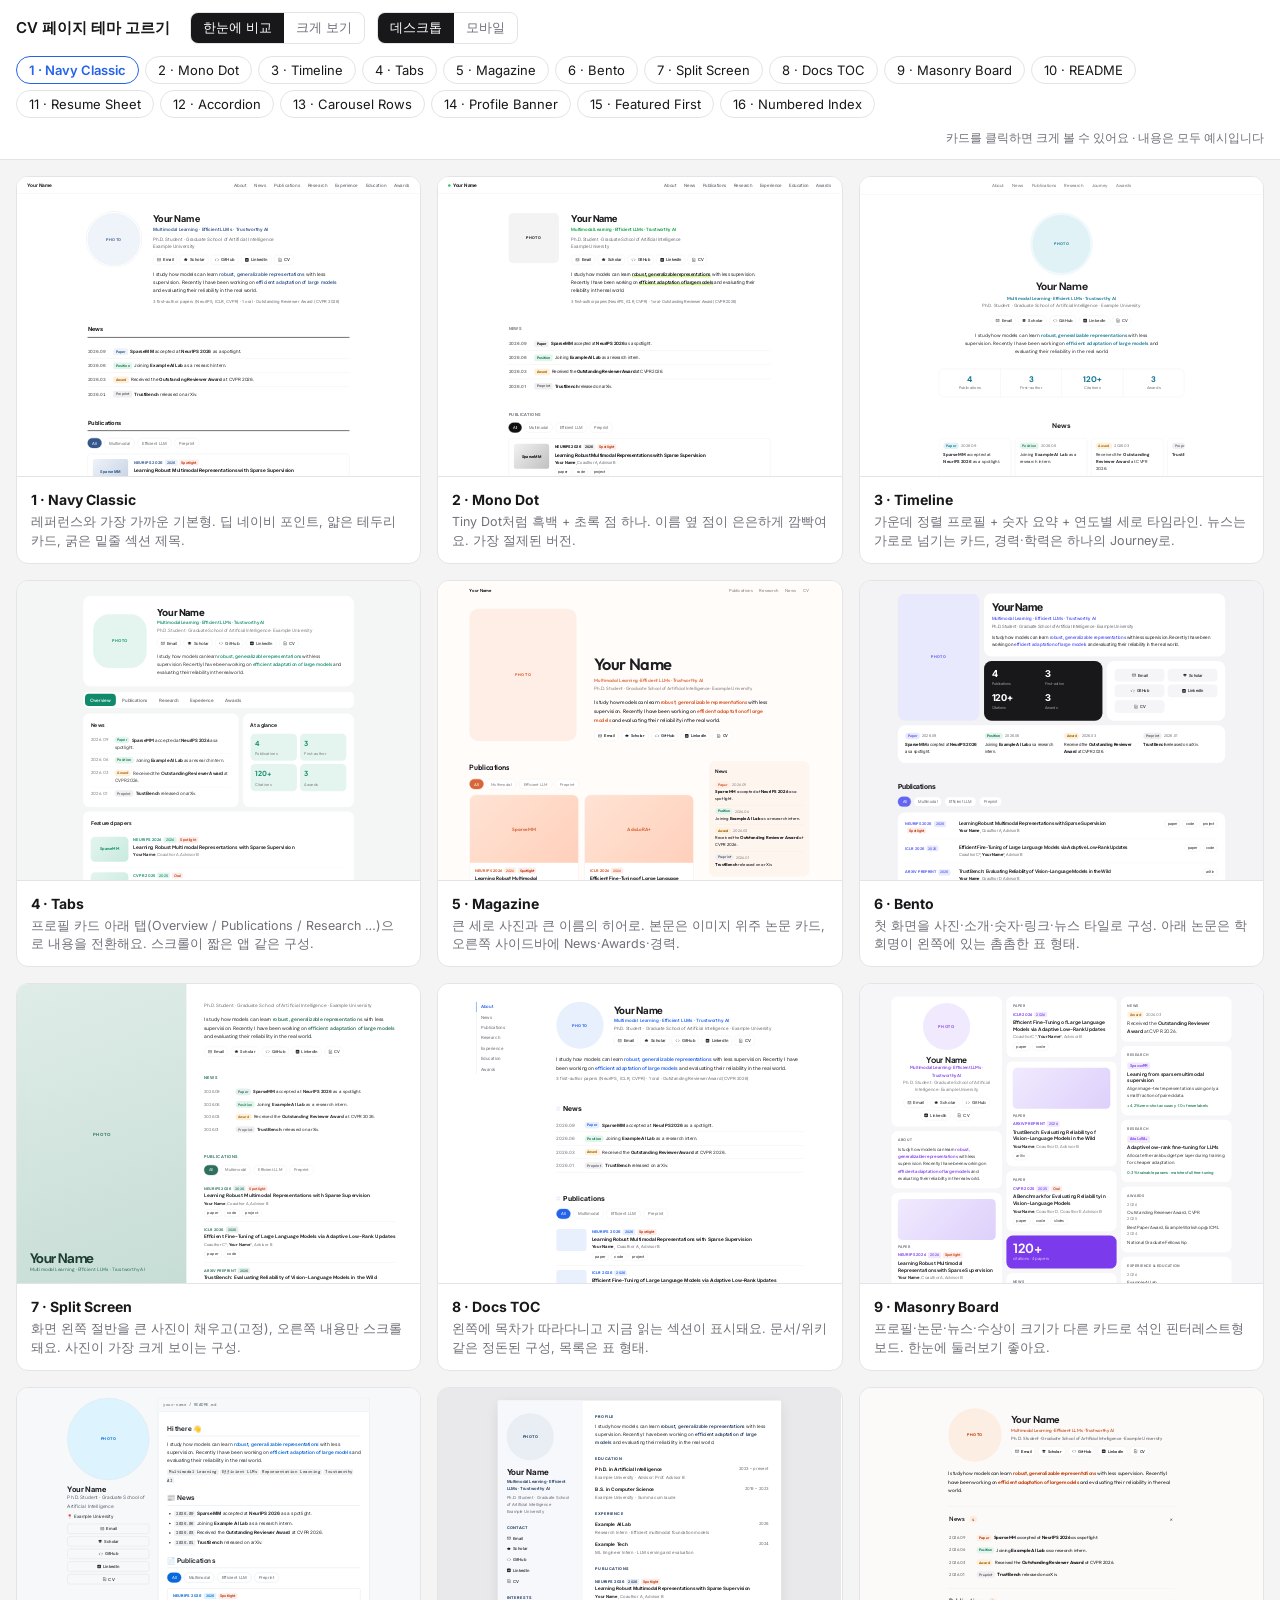
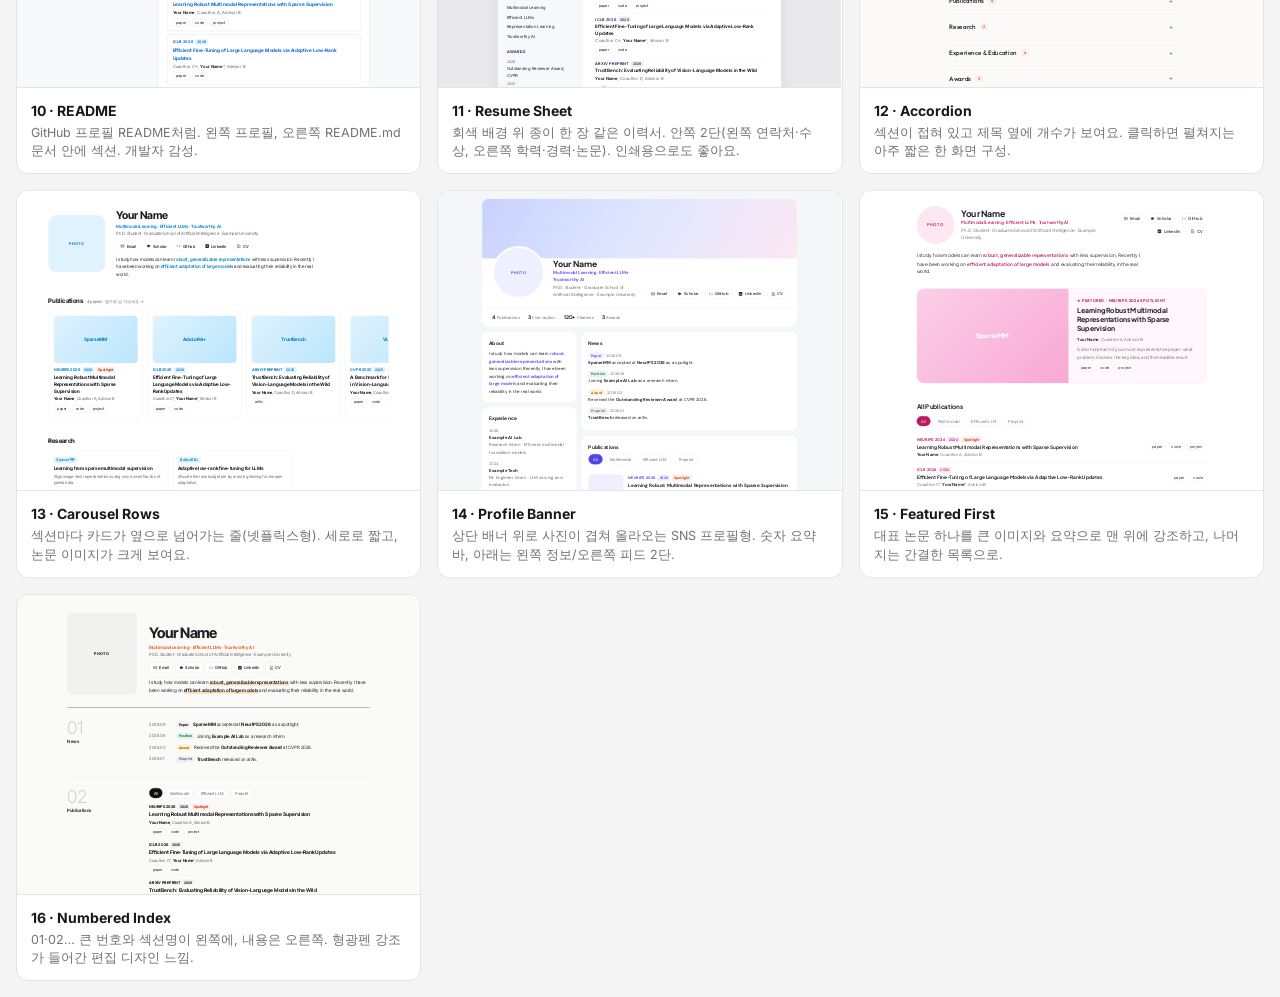
<file: theme-samples/index.html>
<!doctype html>
<html lang="ko">
<head>
<meta charset="utf-8">
<meta name="viewport" content="width=device-width, initial-scale=1">
<title>Theme Picker</title>
<link rel="preconnect" href="https://fonts.googleapis.com">
<link href="https://fonts.googleapis.com/css2?family=Inter:wght@400;500;600;700&display=swap" rel="stylesheet">
<style>
  :root {
    --bg: #f4f4f5; --panel: #ffffff; --text: #18181b; --muted: #71717a;
    --line: #e4e4e7; --accent: #2563eb;
  }
  * { box-sizing: border-box; }
  body { margin: 0; background: var(--bg); color: var(--text); font-family: Inter, system-ui, sans-serif; }
  header {
    position: sticky; top: 0; z-index: 10; background: var(--panel);
    border-bottom: 1px solid var(--line); padding: 12px 16px;
    display: flex; flex-wrap: wrap; gap: 12px; align-items: center;
  }
  header h1 { font-size: 15px; margin: 0 8px 0 0; font-weight: 600; }
  .seg { display: inline-flex; border: 1px solid var(--line); border-radius: 8px; overflow: hidden; }
  .seg button { border: 0; background: transparent; padding: 6px 12px; font: inherit; font-size: 13px; cursor: pointer; color: var(--muted); }
  .seg button.on { background: var(--text); color: #fff; }
  .tabs { display: flex; flex-wrap: wrap; gap: 6px; }
  .tabs button {
    border: 1px solid var(--line); background: var(--panel); border-radius: 999px;
    padding: 5px 12px; font: inherit; font-size: 13px; cursor: pointer; color: var(--text);
  }
  .tabs button.on { border-color: var(--accent); color: var(--accent); font-weight: 600; }
  .hint { font-size: 12px; color: var(--muted); margin-left: auto; }

  main { padding: 16px; }
  .grid { display: grid; grid-template-columns: repeat(auto-fill, minmax(360px, 1fr)); gap: 16px; }
  .card { background: var(--panel); border: 1px solid var(--line); border-radius: 12px; overflow: hidden; cursor: pointer; transition: box-shadow .15s, transform .15s; }
  .card:hover { box-shadow: 0 8px 24px rgba(0,0,0,.08); transform: translateY(-2px); }
  .thumb { position: relative; height: 300px; overflow: hidden; border-bottom: 1px solid var(--line); }
  .thumb iframe { position: absolute; top: 0; left: 0; width: 1280px; height: 960px; border: 0; transform-origin: 0 0; pointer-events: none; }
  .meta { padding: 12px 14px; }
  .meta b { font-size: 14px; }
  .meta p { margin: 4px 0 0; font-size: 12.5px; color: var(--muted); line-height: 1.5; }
  .full { background: var(--panel); border: 1px solid var(--line); border-radius: 12px; overflow: hidden; }
  .full .bar { padding: 10px 14px; border-bottom: 1px solid var(--line); font-size: 13px; color: var(--muted); }
  .full .bar b { color: var(--text); }
  .full iframe { width: 100%; height: calc(100vh - 150px); border: 0; display: block; }
  .full.mobile iframe { width: 390px; margin: 0 auto; border-left: 1px solid var(--line); border-right: 1px solid var(--line); }
</style>
</head>
<body>
<header>
  <h1>CV 페이지 테마 고르기</h1>
  <div class="seg" id="mode">
    <button data-mode="grid" class="on">한눈에 비교</button>
    <button data-mode="full">크게 보기</button>
  </div>
  <div class="seg" id="device" hidden>
    <button data-dev="desktop" class="on">데스크톱</button>
    <button data-dev="mobile">모바일</button>
  </div>
  <div class="tabs" id="tabs" hidden></div>
  <span class="hint">카드를 클릭하면 크게 볼 수 있어요 · 내용은 모두 예시입니다</span>
</header>
<main id="main"></main>

<script>
/* ---------- 예시 데이터 (나중에 실제 CV로 교체) ---------- */
const D = {
  name: "Your Name",
  keywords: "Multimodal Learning · Efficient LLMs · Trustworthy AI",
  title: "Ph.D. Student · Graduate School of Artificial Intelligence",
  affil: "Example University",
  bio: "I study how models can learn <em>robust, generalizable representations</em> with less supervision. Recently I have been working on <em>efficient adaptation of large models</em> and evaluating their reliability in the real world.",
  stats: "3 first-author papers (NeurIPS, ICLR, CVPR) · 1 oral · Outstanding Reviewer Award (CVPR 2026)",
  links: [["Email","mail"],["Scholar","cap"],["GitHub","code"],["LinkedIn","in"],["CV","doc"]],
  news: [
    ["2026.09", "Paper", "<b>SparseMM</b> accepted at <b>NeurIPS 2026</b> as a spotlight."],
    ["2026.06", "Position", "Joining <b>Example AI Lab</b> as a research intern."],
    ["2026.03", "Award", "Received the <b>Outstanding Reviewer Award</b> at CVPR 2026."],
    ["2026.01", "Preprint", "<b>TrustBench</b> released on arXiv."],
  ],
  interests: ["Multimodal Learning", "Efficient LLMs", "Representation Learning", "Trustworthy AI"],
  topics: ["Multimodal", "Efficient LLM", "Preprint"],
  pubs: [
    { short: "SparseMM", t: "Learning Robust Multimodal Representations with Sparse Supervision", a: "<u>Your Name</u>, Coauthor A, Advisor B", v: "NeurIPS 2026", y: 2026, tag: "Spotlight", topic: "Multimodal", act: ["paper","code","project"] },
    { short: "AdaLoRA+", t: "Efficient Fine-Tuning of Large Language Models via Adaptive Low-Rank Updates", a: "Coauthor C*, <u>Your Name</u>*, Advisor B", v: "ICLR 2026", y: 2026, tag: "", topic: "Efficient LLM", act: ["paper","code"] },
    { short: "TrustBench", t: "TrustBench: Evaluating Reliability of Vision-Language Models in the Wild", a: "<u>Your Name</u>, Coauthor D, Advisor B", v: "arXiv Preprint", y: 2026, tag: "", topic: "Multimodal Preprint", act: ["arXiv"] },
    { short: "VLReliab", t: "A Benchmark for Evaluating Reliability in Vision-Language Models", a: "<u>Your Name</u>, Coauthor D, Coauthor E, Advisor B", v: "CVPR 2025", y: 2025, tag: "Oral", topic: "Multimodal", act: ["paper","code","slides"] },
  ],
  research: [
    ["SparseMM", "Learning from sparse multimodal supervision", "Align image–text representations using only a small fraction of paired data.", "+4.2% zero-shot accuracy · 10× fewer labels"],
    ["AdaLoRA+", "Adaptive low-rank fine-tuning for LLMs", "Allocate the rank budget per layer during training for cheaper adaptation.", "0.3% trainable params · matches full fine-tuning"],
  ],
  exp: [
    ["2026", "Example AI Lab", "Research Intern · Efficient multimodal foundation models"],
    ["2024", "Example Tech", "ML Engineer Intern · LLM serving and evaluation"],
  ],
  edu: [
    ["Example University", "Ph.D. in Artificial Intelligence · 2023 – present · Advisor: Prof. Advisor B"],
    ["Example University", "B.S. in Computer Science · 2019 – 2023 · Summa cum laude"],
  ],
  awards: [
    ["2026", "Outstanding Reviewer Award, CVPR"],
    ["2025", "Best Paper Award, Example Workshop @ ICML"],
    ["2024", "National Graduate Fellowship"],
  ],
};

const FONTS = 'https://fonts.googleapis.com/css2?family=Inter:wght@400;500;600;700&family=Plus+Jakarta+Sans:wght@400;500;600;700;800&family=Outfit:wght@400;500;600;700&family=Inter+Tight:wght@400;500;600;700&family=DM+Sans:opsz,wght@9..40,400;9..40,500;9..40,600;9..40,700&family=DM+Mono:wght@400;500&display=swap';
const ICON = {
  mail: '<path d="M3 6h18v12H3z" fill="none" stroke="currentColor" stroke-width="2"/><path d="M3 7l9 6 9-6" fill="none" stroke="currentColor" stroke-width="2"/>',
  cap: '<path d="M12 4 1 9.5l11 5.5 11-5.5z"/><path d="M5 12.5V17c2 2 12 2 14 0v-4.5l-7 3.5z"/>',
  code: '<path d="M8 6 2 12l6 6M16 6l6 6-6 6" fill="none" stroke="currentColor" stroke-width="2.2"/>',
  in: '<rect x="2" y="2" width="20" height="20" rx="4"/><path d="M7 10v7M7 7v.01M11 17v-7M11 13c0-2 1.2-3 2.8-3S16.5 11 16.5 13v4" stroke="#fff" stroke-width="2" fill="none"/>',
  doc: '<path d="M6 2h9l5 5v15H6z" fill="none" stroke="currentColor" stroke-width="2"/><path d="M9 12h7M9 16h7" stroke="currentColor" stroke-width="2"/>',
};
const icon = k => `<svg viewBox="0 0 24 24" fill="currentColor">${ICON[k]}</svg>`;
const me = s => s.replace(/<u>(.*?)<\/u>/g, "<strong>$1</strong>");

/*
 * 공통 구조(레퍼런스와 같은 정보 구성) + 테마별 개성(c):
 *  accent/soft 색, font, radius, card: "line"(테두리) | "fill"(채운 박스),
 *  photo: 사진 크기·모양, layout: "top"(상단 nav) | "side"(왼쪽 고정 프로필),
 *  bg, title: 섹션 제목 스타일, extra: 추가 CSS
 */
function build(c) {
  const R = c.radius;
  const photo = `<div class="pf">PHOTO</div>`;
  const links = `<div class="links">${D.links.map(([l,k])=>`<a href="#">${icon(k)}${l}</a>`).join("")}</div>`;
  const profile = c.layout === "side"
    ? `<aside>${photo}<h1>${D.name}</h1><div class="kw">${D.keywords}</div><div class="sub">${D.title}<br>${D.affil}</div>${links}</aside>`
    : `<section id="about" class="hero">${photo}<div class="info"><h1>${D.name}</h1><div class="kw">${D.keywords}</div><div class="sub">${D.title}<br>${D.affil}</div>${links}<p class="bio">${D.bio}</p><p class="stats">${D.stats}</p></div></section>`;
  const sections = `
    ${c.layout === "side" ? `<section id="about"><p class="bio" style="margin-top:0">${D.bio}</p><p class="stats">${D.stats}</p></section>` : ""}
    <section id="news"><h2>News</h2><ul class="list">${D.news.map(([d,b,t])=>`<li><span class="dt">${d}</span><span><span class="bd bd-${b.toLowerCase()}">${b}</span>${t}</span></li>`).join("")}</ul></section>
    <section id="publications"><h2>Publications</h2>
      <div class="filters"><button class="on" data-f="all">All</button>${D.topics.map(t=>`<button data-f="${t}">${t}</button>`).join("")}</div>
      <div class="pubs">${D.pubs.map(p=>`<div class="card pub" data-topic="${p.topic}"><div class="th">${p.short}</div><div class="pb">
        <div class="ven">${p.v}<span class="yr">${p.y}</span>${p.tag?`<span class="hl">${p.tag}</span>`:""}</div>
        <h3>${p.t}</h3><div class="au">${me(p.a)}</div><div class="act">${p.act.map(a=>`<a href="#">${a}</a>`).join("")}</div></div></div>`).join("")}</div></section>
    <section id="research"><h2>Selected Research</h2><div class="rg">${D.research.map(([tag,h,p,m])=>`<div class="card rc"><span class="rt">${tag}</span><h3>${h}</h3><p>${p}</p><div class="met">${m}</div></div>`).join("")}</div></section>
    <section id="experience"><h2>Experience</h2><ul class="list">${D.exp.map(([y,o,r])=>`<li><span class="dt">${y}</span><span><b>${o}</b><br><span class="mut">${r}</span></span></li>`).join("")}</ul></section>
    <section id="education"><h2>Education</h2>${D.edu.map(([s,d])=>`<div class="edu"><i></i><div><b>${s}</b><div class="mut">${d}</div></div></div>`).join("")}</section>
    <section id="awards"><h2>Awards</h2><ul class="list">${D.awards.map(([y,t])=>`<li><span class="dt">${y}</span><span>${t}</span></li>`).join("")}</ul></section>`;
  const nav = `<nav><span class="brand">${c.brandDot ? '<i class="bdot"></i>' : ""}${D.name}</span>${["About","News","Publications","Research","Experience","Education","Awards"].map(s=>`<a href="#${s.toLowerCase()}">${s}</a>`).join("")}</nav>`;
  const body = c.layout === "side"
    ? `${nav}<div class="side">${profile}<main>${sections}<footer>© 2026 ${D.name}</footer></main></div>`
    : `${nav}<div class="wrap">${profile}${sections}<footer>© 2026 ${D.name}</footer></div>`;

  const card = c.card === "fill"
    ? `background:var(--soft2);border:1px solid transparent;`
    : `background:var(--bg);border:1px solid var(--line);`;
  const css = `
    :root{--ac:${c.accent};--soft:${c.soft};--soft2:${c.soft2 || "#f6f6f7"};--tx:${c.text || "#1f1f23"};--mut:${c.muted || "#6b6b74"};--line:${c.line || "#e7e7ea"};--bg:${c.bg || "#fff"}}
    *{box-sizing:border-box;margin:0;padding:0}
    body{font-family:${c.font};color:var(--tx);background:var(--bg);font-size:15px;line-height:1.7}
    a{color:var(--ac);text-decoration:none}
    nav{position:sticky;top:0;z-index:9;display:flex;align-items:center;gap:24px;height:54px;padding:0 32px;background:color-mix(in srgb,var(--bg) 88%,transparent);backdrop-filter:blur(10px);border-bottom:1px solid var(--line);overflow-x:auto;white-space:nowrap}
    nav .brand{font-weight:700;margin-right:auto;display:flex;align-items:center;gap:8px}
    nav a{color:var(--mut);font-size:14px;font-weight:500}nav a:hover{color:var(--ac)}
    .wrap{max-width:880px;margin:0 auto;padding:0 24px}
    .hero{display:flex;gap:40px;align-items:flex-start;padding:60px 0 8px}
    .pf{width:${c.photo}px;height:${c.photoH || c.photo}px;border-radius:${c.photoR};background:var(--soft);color:var(--ac);opacity:.9;display:grid;place-items:center;font-size:12px;font-weight:700;letter-spacing:.1em;flex-shrink:0;${c.photoX || ""}}
    h1{font-size:30px;font-weight:700;letter-spacing:-.02em;line-height:1.2}
    .kw{color:var(--ac);font-weight:600;font-size:14px;margin-top:6px}
    .sub{color:var(--mut);font-size:14.5px;line-height:1.55;margin-top:6px}
    .links{display:flex;flex-wrap:wrap;gap:8px;margin-top:16px}
    .links a{display:inline-flex;align-items:center;gap:6px;font-size:13px;font-weight:500;color:var(--tx);border:1px solid var(--line);background:var(--bg);border-radius:${c.pill ? "999px" : R};padding:4px 11px;transition:.15s}
    .links a:hover{border-color:var(--ac);color:var(--ac)}.links svg{width:14px;height:14px}
    .bio{margin-top:18px;max-width:600px}.bio em{font-style:normal;color:var(--ac);font-weight:600}
    .stats{margin-top:10px;font-size:13px;color:var(--mut)}
    section{padding-top:56px}
    h2{${c.title}}
    .list{list-style:none}
    .list li{display:flex;gap:18px;padding:10px 0;border-bottom:1px solid var(--line);font-size:14px}
    .list li:last-child{border:0}
    .dt{min-width:64px;color:var(--mut);font-weight:600;font-variant-numeric:tabular-nums;font-size:13.5px;padding-top:1px}
    .bd{display:inline-block;font-size:11px;font-weight:700;border-radius:${c.pill ? "999px" : "4px"};padding:1px 8px;margin-right:7px;vertical-align:1px;background:var(--soft);color:var(--ac)}
    .bd-award{background:#fdf1dc;color:#a8650a}.bd-position{background:#e2f5ec;color:#1e7a55}.bd-preprint{background:#efeff1;color:#6b6b74}
    .mut{color:var(--mut);font-size:13.5px}
    .filters{display:flex;flex-wrap:wrap;gap:8px;margin-bottom:18px}
    .filters button{font:inherit;font-size:13px;border:1px solid var(--line);background:var(--bg);color:var(--mut);border-radius:999px;padding:4px 14px;cursor:pointer;transition:.15s}
    .filters button.on,.filters button:hover{background:var(--ac);border-color:var(--ac);color:#fff}
    .pubs{display:flex;flex-direction:column;gap:14px}
    .card{${card}border-radius:${R};transition:.18s}
    .card:hover{${c.card === "fill" ? "background:var(--soft);" : "box-shadow:0 6px 20px rgba(0,0,0,.06);border-color:var(--soft);"}}
    .pub{display:flex;gap:18px;padding:16px}
    .th{width:112px;height:80px;flex-shrink:0;border-radius:calc(${R} * .7);background:linear-gradient(135deg,var(--soft),color-mix(in srgb,var(--ac) 22%,var(--soft)));display:grid;place-items:center;font-size:12px;font-weight:700;color:var(--ac)}
    .pb{flex:1;min-width:0}
    .ven{font-size:12px;font-weight:700;color:var(--ac);text-transform:uppercase;letter-spacing:.04em}
    .yr,.hl{display:inline-block;font-size:11px;border-radius:4px;padding:0 6px;margin-left:6px;text-transform:none;letter-spacing:0}
    .yr{background:var(--soft);font-weight:600}.hl{background:#fdecec;color:#c2410c}
    .pub h3{font-size:15px;font-weight:700;line-height:1.4;margin:4px 0 2px}
    .au{font-size:13px;color:var(--mut)}.au strong{color:var(--tx)}
    .act{display:flex;gap:6px;margin-top:8px}
    .act a{font-size:12px;color:var(--tx);border:1px solid var(--line);border-radius:${c.pill ? "999px" : "5px"};padding:1px 10px;transition:.15s;background:var(--bg)}
    .act a:hover{background:var(--ac);border-color:var(--ac);color:#fff}
    .rg{display:grid;grid-template-columns:1fr 1fr;gap:14px}
    .rc{padding:18px}
    .rt{display:inline-block;font-family:'DM Mono',monospace;font-size:11.5px;font-weight:500;background:var(--soft);color:var(--ac);border-radius:4px;padding:1px 8px}
    .rc h3{font-size:14.5px;margin:8px 0 4px;line-height:1.4}.rc p{font-size:13px;color:var(--mut)}
    .met{margin-top:10px;font-size:12px;font-weight:600;color:#1e7a55}
    .edu{display:flex;gap:16px;padding:8px 0}.edu i{width:10px;height:10px;border-radius:50%;background:var(--ac);margin-top:7px;flex-shrink:0}
    footer{text-align:center;color:var(--mut);font-size:13px;padding:40px 0;margin-top:56px;border-top:1px solid var(--line)}
    .side{max-width:1120px;margin:0 auto;display:grid;grid-template-columns:280px 1fr;gap:56px;padding:0 24px}
    aside{position:sticky;top:54px;align-self:start;padding-top:48px}
    aside h1{margin-top:20px;font-size:26px}
    @media(max-width:700px){.hero{flex-direction:column;align-items:center;text-align:center}.links{justify-content:center}.th{display:none}.rg{grid-template-columns:1fr}.side{grid-template-columns:1fr;gap:0}aside{position:static}nav{padding:0 16px;gap:16px}}
    ${c.extra || ""}`;
  const js = `<script>document.querySelectorAll('.filters button').forEach(b=>b.onclick=()=>{document.querySelectorAll('.filters button').forEach(x=>x.classList.toggle('on',x===b));const f=b.dataset.f;document.querySelectorAll('.pub').forEach(p=>p.style.display=f==='all'||p.dataset.topic.includes(f)?'':'none')})<\/script>`;
  return `<!doctype html><html><head><meta charset="utf-8"><meta name="viewport" content="width=device-width,initial-scale=1"><link href="${FONTS}" rel="stylesheet"><style>${css}</style></head><body>${body}${js}</body></html>`;
}

const underline = "font-size:18px;font-weight:700;padding-bottom:8px;margin-bottom:22px;border-bottom:2px solid var(--tx)";

/* ---------- 테마 ---------- */
/* ---------- 구조가 다른 테마용 공통 조각 ---------- */
const NUMS = [["4","Publications"],["3","First-author"],["120+","Citations"],["3","Awards"]];
const linksH = () => `<div class="links">${D.links.map(([l,k])=>`<a href="#">${icon(k)}${l}</a>`).join("")}</div>`;
const badge = b => `<span class="bd bd-${b.toLowerCase()}">${b}</span>`;
const venue = p => `<div class="ven">${p.v}<span class="yr">${p.y}</span>${p.tag?`<span class="hl">${p.tag}</span>`:""}</div>`;
const acts = p => `<div class="act">${p.act.map(a=>`<a href="#">${a}</a>`).join("")}</div>`;
const filters = () => `<div class="filters"><button class="on" data-f="all">All</button>${D.topics.map(t=>`<button data-f="${t}">${t}</button>`).join("")}</div>`;
const FILTER_JS = `document.querySelectorAll('.filters button').forEach(b=>b.onclick=()=>{b.parentNode.querySelectorAll('button').forEach(x=>x.classList.toggle('on',x===b));const f=b.dataset.f;document.querySelectorAll('[data-topic]').forEach(p=>p.style.display=f==='all'||p.dataset.topic.includes(f)?'':'none')});`;
const common = v => `
  :root{--ac:${v.ac};--soft:${v.soft};--tx:${v.tx||"#1f1f23"};--mut:${v.mut||"#6b6b74"};--line:${v.line||"#e7e7ea"};--bg:${v.bg||"#fff"};--card:${v.card||"#fff"}}
  *{box-sizing:border-box;margin:0;padding:0}
  body{font-family:${v.font};color:var(--tx);background:var(--bg);font-size:15px;line-height:1.7}
  a{color:var(--ac);text-decoration:none}
  .links{display:flex;flex-wrap:wrap;gap:8px}
  .links a{display:inline-flex;align-items:center;gap:6px;font-size:13px;font-weight:500;color:var(--tx);border:1px solid var(--line);background:var(--card);border-radius:${v.pill?"999px":"8px"};padding:4px 11px;transition:.15s}
  .links a:hover{border-color:var(--ac);color:var(--ac)}.links svg{width:14px;height:14px}
  .bio em{font-style:normal;color:var(--ac);font-weight:600}
  .mut{color:var(--mut);font-size:13.5px}
  .bd{display:inline-block;font-size:11px;font-weight:700;border-radius:999px;padding:1px 8px;margin-right:7px;vertical-align:1px;background:var(--soft);color:var(--ac)}
  .bd-award{background:#fdf1dc;color:#a8650a}.bd-position{background:#e2f5ec;color:#1e7a55}.bd-preprint{background:#efeff1;color:#6b6b74}
  .ven{font-size:12px;font-weight:700;color:var(--ac);text-transform:uppercase;letter-spacing:.04em}
  .yr,.hl{display:inline-block;font-size:11px;border-radius:4px;padding:0 6px;margin-left:6px;text-transform:none;letter-spacing:0}
  .yr{background:var(--soft);font-weight:600}.hl{background:#fdecec;color:#c2410c}
  .au{font-size:13px;color:var(--mut)}.au strong{color:var(--tx)}
  .act{display:flex;flex-wrap:wrap;gap:6px;margin-top:8px}
  .act a{font-size:12px;color:var(--tx);border:1px solid var(--line);border-radius:999px;padding:1px 10px;transition:.15s;background:var(--card)}
  .act a:hover{background:var(--ac);border-color:var(--ac);color:#fff}
  .filters{display:flex;flex-wrap:wrap;gap:8px;margin-bottom:18px}
  .filters button{font:inherit;font-size:13px;border:1px solid var(--line);background:var(--card);color:var(--mut);border-radius:999px;padding:4px 14px;cursor:pointer;transition:.15s}
  .filters button.on,.filters button:hover{background:var(--ac);border-color:var(--ac);color:#fff}
  .rt{display:inline-block;font-family:'DM Mono',monospace;font-size:11.5px;font-weight:500;background:var(--soft);color:var(--ac);border-radius:4px;padding:1px 8px}
  .met{margin-top:10px;font-size:12px;font-weight:600;color:#1e7a55}
  .pf{background:var(--soft);color:var(--ac);display:grid;place-items:center;font-size:12px;font-weight:700;letter-spacing:.1em;flex-shrink:0}`;
const page = (css, body, js = "") => `<!doctype html><html><head><meta charset="utf-8"><meta name="viewport" content="width=device-width,initial-scale=1"><link href="${FONTS}" rel="stylesheet"><style>${css}</style></head><body>${body}<script>${FILTER_JS}${js}<\/script></body></html>`;
const byYear = () => [...new Set(D.pubs.map(p=>p.y))].map(y=>[y, D.pubs.filter(p=>p.y===y)]);

/* A. Timeline — 가운데 정렬 프로필 + 숫자 + 연도별 타임라인 */
const timeline = () => page(common({ ac:"#0e7490", soft:"#e0f2f6", font:"'DM Sans',sans-serif", pill:true }) + `
  .top{display:flex;justify-content:center;gap:26px;padding:16px;font-size:14px;border-bottom:1px solid var(--line);position:sticky;top:0;background:rgba(255,255,255,.9);backdrop-filter:blur(10px);z-index:9;overflow-x:auto;white-space:nowrap}
  .top a{color:var(--mut)}.top a:hover{color:var(--ac)}
  .w{max-width:820px;margin:0 auto;padding:0 20px 60px}
  .hero{text-align:center;padding:64px 0 0}.hero .pf{width:184px;height:184px;border-radius:50%;margin:0 auto 22px;box-shadow:0 0 0 8px #f0f9fb}
  h1{font-size:34px;font-weight:700;letter-spacing:-.02em;line-height:1.2}
  .kw{color:var(--ac);font-weight:600;font-size:14px;margin-top:6px}.sub{color:var(--mut);font-size:14.5px}
  .hero .links{justify-content:center;margin-top:18px}.bio{max-width:620px;margin:20px auto 0}
  .nums{display:grid;grid-template-columns:repeat(4,1fr);margin-top:40px;border:1px solid var(--line);border-radius:16px}
  .nums div{padding:16px;text-align:center}.nums div+div{border-left:1px solid var(--line)}
  .nums b{display:block;font-size:26px;color:var(--ac);line-height:1.2}.nums span{font-size:12.5px;color:var(--mut)}
  h2{font-size:22px;font-weight:700;letter-spacing:-.02em;margin:72px 0 20px;text-align:center}
  .strip{display:flex;gap:12px;overflow-x:auto;padding-bottom:6px}
  .strip>div{min-width:230px;flex:1;border:1px solid var(--line);border-radius:14px;padding:14px;font-size:13.5px}
  .strip .d{font-size:12px;color:var(--mut);margin-bottom:6px}
  .yr-g{display:grid;grid-template-columns:80px 1fr;gap:20px}
  .yl{font-size:22px;font-weight:700;color:var(--ac);position:sticky;top:70px;align-self:start;text-align:right}
  .tl{border-left:2px solid var(--soft);padding-left:24px;padding-bottom:12px}
  .it{position:relative;padding-bottom:22px}.it::before{content:"";position:absolute;left:-31px;top:7px;width:12px;height:12px;border-radius:50%;background:#fff;border:3px solid var(--ac)}
  .it h3{font-size:15.5px;font-weight:700;line-height:1.4;margin:3px 0 2px}
  .rg{display:grid;grid-template-columns:1fr 1fr;gap:14px}.rc{border:1px solid var(--line);border-radius:14px;padding:18px}.rc h3{font-size:14.5px;margin:8px 0 4px}.rc p{font-size:13px;color:var(--mut)}
  .aw li{list-style:none;display:flex;gap:16px;padding:9px 0;border-bottom:1px dashed var(--line)}.aw .d{color:var(--mut);width:48px}
  @media(max-width:640px){.nums{grid-template-columns:1fr 1fr}.nums div:nth-child(3){border-left:0}.yr-g{grid-template-columns:1fr}.yl{position:static;text-align:left}.rg{grid-template-columns:1fr}}`,
  `<div class="top">${["About","News","Publications","Research","Journey","Awards"].map(s=>`<a href="#${s.toLowerCase()}">${s}</a>`).join("")}</div>
  <div class="w"><section class="hero" id="about"><div class="pf">PHOTO</div><h1>${D.name}</h1><div class="kw">${D.keywords}</div><div class="sub">${D.title} · ${D.affil}</div>${linksH()}<p class="bio">${D.bio}</p>
    <div class="nums">${NUMS.map(([n,l])=>`<div><b>${n}</b><span>${l}</span></div>`).join("")}</div></section>
  <h2 id="news">News</h2><div class="strip">${D.news.map(([d,b,t])=>`<div><div class="d">${badge(b)}${d}</div>${t}</div>`).join("")}</div>
  <h2 id="publications">Publications</h2><div style="display:flex;justify-content:center">${filters()}</div>
    ${byYear().map(([y,ps])=>`<div class="yr-g"><div class="yl">${y}</div><div class="tl">${ps.map(p=>`<div class="it" data-topic="${p.topic}">${venue(p)}<h3>${p.t}</h3><div class="au">${me(p.a)}</div>${acts(p)}</div>`).join("")}</div></div>`).join("")}
  <h2 id="research">Selected Research</h2><div class="rg">${D.research.map(([t,h,p,m])=>`<div class="rc"><span class="rt">${t}</span><h3>${h}</h3><p>${p}</p><div class="met">${m}</div></div>`).join("")}</div>
  <h2 id="journey">Journey</h2><div class="yr-g"><div></div><div class="tl">${[...D.exp.map(([y,o,r])=>[y,o,r]),...D.edu.map(([s,d])=>[d.match(/\d{4}/)[0],s,d])].map(([y,o,r])=>`<div class="it"><div class="mut">${y}</div><b>${o}</b><div class="mut">${r}</div></div>`).join("")}</div></div>
  <h2 id="awards">Awards</h2><ul class="aw">${D.awards.map(([y,t])=>`<li><span class="d">${y}</span><span>${t}</span></li>`).join("")}</ul></div>`);

/* B. Tabs — 프로필 카드 + 탭으로 전환되는 앱 같은 구성 */
const tabsTheme = () => page(common({ ac:"#0f8a6a", soft:"#e3f5ee", bg:"#f4f6f5", card:"#fff", font:"'Plus Jakarta Sans',sans-serif", pill:true }) + `
  .w{max-width:900px;margin:0 auto;padding:48px 20px 60px}
  .head{background:#fff;border-radius:24px;padding:32px;display:flex;gap:32px;align-items:center}
  .head .pf{width:170px;height:170px;border-radius:30%}
  h1{font-size:30px;font-weight:800;letter-spacing:-.02em;line-height:1.2}
  .kw{color:var(--ac);font-weight:600;font-size:14px;margin-top:4px}.sub{color:var(--mut);font-size:14px}
  .head .links{margin-top:14px}.bio{margin-top:14px;font-size:14.5px}
  .tabs{position:sticky;top:0;z-index:9;display:flex;gap:4px;margin:18px 0;padding:6px;background:#fff;border-radius:16px;overflow-x:auto}
  .tabs button{font:inherit;font-size:14px;font-weight:600;border:0;background:transparent;color:var(--mut);padding:8px 16px;border-radius:12px;cursor:pointer;white-space:nowrap}
  .tabs button.on{background:var(--ac);color:#fff}
  .panel{display:none}.panel.on{display:block;animation:f .25s}@keyframes f{from{opacity:0;transform:translateY(4px)}}
  .box{background:#fff;border-radius:20px;padding:24px;margin-bottom:14px}
  .box h2{font-size:16px;font-weight:700;margin-bottom:12px}
  .grid2{display:grid;grid-template-columns:1.4fr 1fr;gap:14px}
  .n{display:flex;gap:14px;padding:8px 0;font-size:14px;border-bottom:1px solid #f0f2f1}.n:last-child{border:0}.n .d{color:var(--mut);min-width:62px;font-size:13px}
  .pub{display:flex;gap:16px;padding:16px 0;border-bottom:1px solid #f0f2f1}.pub:last-child{border:0}
  .th{width:120px;height:80px;border-radius:14px;background:linear-gradient(135deg,var(--soft),#c9eadf);flex-shrink:0;display:grid;place-items:center;font-size:12px;font-weight:700;color:var(--ac)}
  .pub h3{font-size:15px;font-weight:700;line-height:1.4;margin:3px 0 2px}
  .rg{display:grid;grid-template-columns:1fr 1fr;gap:14px}.rg .box{margin:0}.rg h3{font-size:15px;margin:8px 0 4px}.rg p{font-size:13px;color:var(--mut)}
  .num{display:grid;grid-template-columns:1fr 1fr;gap:10px}.num div{background:var(--soft);border-radius:14px;padding:12px 14px}.num b{display:block;font-size:22px;color:var(--ac)}.num span{font-size:12px;color:var(--mut)}
  @media(max-width:700px){.head{flex-direction:column;text-align:center}.head .links{justify-content:center}.grid2,.rg{grid-template-columns:1fr}.th{display:none}}`,
  `<div class="w"><div class="head"><div class="pf">PHOTO</div><div><h1>${D.name}</h1><div class="kw">${D.keywords}</div><div class="sub">${D.title} · ${D.affil}</div>${linksH()}<p class="bio">${D.bio}</p></div></div>
  <div class="tabs">${["Overview","Publications","Research","Experience","Awards"].map((t,i)=>`<button class="${i?"":"on"}" data-t="${i}">${t}</button>`).join("")}</div>
  <div class="panel on"><div class="grid2"><div class="box"><h2>News</h2>${D.news.map(([d,b,t])=>`<div class="n"><span class="d">${d}</span><span>${badge(b)}${t}</span></div>`).join("")}</div>
    <div class="box"><h2>At a glance</h2><div class="num">${NUMS.map(([n,l])=>`<div><b>${n}</b><span>${l}</span></div>`).join("")}</div></div></div>
    <div class="box"><h2>Featured papers</h2>${D.pubs.filter(p=>p.tag).map(p=>`<div class="pub"><div class="th">${p.short}</div><div>${venue(p)}<h3>${p.t}</h3><div class="au">${me(p.a)}</div></div></div>`).join("")}</div></div>
  <div class="panel"><div class="box">${filters()}${D.pubs.map(p=>`<div class="pub" data-topic="${p.topic}"><div class="th">${p.short}</div><div>${venue(p)}<h3>${p.t}</h3><div class="au">${me(p.a)}</div>${acts(p)}</div></div>`).join("")}</div></div>
  <div class="panel"><div class="rg">${D.research.map(([t,h,p,m])=>`<div class="box"><span class="rt">${t}</span><h3>${h}</h3><p>${p}</p><div class="met">${m}</div></div>`).join("")}</div></div>
  <div class="panel"><div class="box"><h2>Experience</h2>${D.exp.map(([y,o,r])=>`<div class="n"><span class="d">${y}</span><span><b>${o}</b><br><span class="mut">${r}</span></span></div>`).join("")}</div>
    <div class="box"><h2>Education</h2>${D.edu.map(([s,d])=>`<div class="n"><span><b>${s}</b><br><span class="mut">${d}</span></span></div>`).join("")}</div></div>
  <div class="panel"><div class="box">${D.awards.map(([y,t])=>`<div class="n"><span class="d">${y}</span><span>🏆 ${t}</span></div>`).join("")}</div></div></div>`,
  `document.querySelectorAll('.tabs button').forEach(b=>b.onclick=()=>{document.querySelectorAll('.tabs button').forEach(x=>x.classList.toggle('on',x===b));document.querySelectorAll('.panel').forEach((p,i)=>p.classList.toggle('on',i==b.dataset.t))});`);

/* C. Magazine — 큰 세로 사진 히어로 + 본문/오른쪽 사이드바 2단 */
const magazine = () => page(common({ ac:"#d9653b", soft:"#ffeee5", bg:"#fffcfa", line:"#f1e6df", mut:"#8f8584", font:"Outfit,sans-serif", pill:true }) + `
  nav{display:flex;align-items:center;gap:22px;max-width:1120px;margin:0 auto;padding:18px 20px;font-size:14px;overflow-x:auto;white-space:nowrap}
  nav b{margin-right:auto;font-weight:600}nav a{color:var(--mut)}
  .hero{max-width:1120px;margin:0 auto;padding:28px 20px 0;display:grid;grid-template-columns:340px 1fr;gap:56px;align-items:end}
  .hero .pf{width:100%;height:420px;border-radius:28px}
  h1{font-size:52px;font-weight:600;letter-spacing:-.03em;line-height:1.05}
  .kw{color:var(--ac);font-weight:500;margin-top:10px}.sub{color:var(--mut)}
  .bio{margin:18px 0 20px;font-size:16.5px;max-width:560px}
  .body{max-width:1120px;margin:0 auto;padding:64px 20px;display:grid;grid-template-columns:1fr 320px;gap:48px}
  h2{font-size:24px;font-weight:600;letter-spacing:-.02em;margin-bottom:16px}
  main section+section{margin-top:56px}
  .pg{display:grid;grid-template-columns:1fr 1fr;gap:18px}
  .pc{background:#fff;border:1px solid var(--line);border-radius:20px;overflow:hidden;transition:.2s}.pc:hover{transform:translateY(-3px);box-shadow:0 10px 24px rgba(217,101,59,.08)}
  .img{aspect-ratio:16/10;background:linear-gradient(135deg,#ffe3d4,#ffd0bb);display:grid;place-items:center;font-weight:600;color:var(--ac)}
  .pc .t{padding:14px 16px 16px}.pc h3{font-size:15.5px;font-weight:600;line-height:1.35;margin:4px 0}
  .rc{border-left:3px solid var(--ac);padding:4px 0 4px 18px;margin-bottom:20px}.rc h3{font-size:16px;font-weight:600;margin:6px 0 2px}.rc p{font-size:14px;color:var(--mut)}
  aside{position:sticky;top:20px;align-self:start;display:grid;gap:16px}
  .sb{background:#fff5ef;border-radius:20px;padding:20px}.sb h2{font-size:16px;margin-bottom:10px}
  .sb .r{padding:8px 0;font-size:13.5px;border-bottom:1px solid #fbe3d6}.sb .r:last-child{border:0}.sb .d{display:block;color:var(--mut);font-size:12px}
  @media(max-width:860px){.hero,.body{grid-template-columns:1fr}.hero .pf{height:300px}h1{font-size:38px}.pg{grid-template-columns:1fr}aside{position:static}}`,
  `<nav><b>${D.name}</b>${["Publications","Research","News","CV"].map(s=>`<a href="#${s.toLowerCase()}">${s}</a>`).join("")}</nav>
  <section class="hero"><div class="pf">PHOTO</div><div><h1>${D.name}</h1><div class="kw">${D.keywords}</div><div class="sub">${D.title} · ${D.affil}</div><p class="bio">${D.bio}</p>${linksH()}</div></section>
  <div class="body"><main><section id="publications"><h2>Publications</h2>${filters()}<div class="pg">${D.pubs.map(p=>`<div class="pc" data-topic="${p.topic}"><div class="img">${p.short}</div><div class="t">${venue(p)}<h3>${p.t}</h3><div class="au">${me(p.a)}</div>${acts(p)}</div></div>`).join("")}</div></section>
    <section id="research"><h2>Selected Research</h2>${D.research.map(([t,h,p,m])=>`<div class="rc"><span class="rt">${t}</span><h3>${h}</h3><p>${p}</p><div class="met">${m}</div></div>`).join("")}</section></main>
  <aside><div class="sb" id="news"><h2>News</h2>${D.news.map(([d,b,t])=>`<div class="r"><span class="d">${badge(b)}${d}</span>${t}</div>`).join("")}</div>
    <div class="sb"><h2>Awards</h2>${D.awards.map(([y,t])=>`<div class="r"><span class="d">${y}</span>${t}</div>`).join("")}</div>
    <div class="sb" id="cv"><h2>Experience & Education</h2>${[...D.exp.map(([y,o,r])=>[y,o]),...D.edu.map(([s,d])=>[d.split(" · ")[1],s+" — "+d.split(" · ")[0]])].map(([y,t])=>`<div class="r"><span class="d">${y}</span>${t}</div>`).join("")}</div></aside></div>`);

/* D. Bento — 첫 화면을 타일로 구성 + 아래는 촘촘한 표 형태 */
const bento = () => page(common({ ac:"#6366f1", soft:"#e8e9fd", bg:"#f3f3f6", card:"#fff", font:"'Inter Tight',sans-serif", pill:true }) + `
  .w{max-width:1080px;margin:0 auto;padding:40px 20px 60px}
  .bg{display:grid;grid-template-columns:260px 1fr 1fr;grid-template-rows:auto auto;gap:14px}
  .t{background:#fff;border-radius:24px;padding:24px}
  .ph{grid-row:span 2;padding:0;overflow:hidden}.ph .pf{width:100%;height:100%;min-height:320px}
  .intro{grid-column:span 2}
  h1{font-size:34px;font-weight:700;letter-spacing:-.03em;line-height:1.15}
  .kw{color:var(--ac);font-weight:600;font-size:14px;margin-top:4px}.sub{color:var(--mut);font-size:14px}.bio{margin-top:12px;font-size:14.5px}
  .dark{background:#18181b;color:#fff;display:grid;grid-template-columns:1fr 1fr;gap:12px}
  .dark b{display:block;font-size:30px;font-weight:700;line-height:1.1}.dark span{font-size:12px;color:#a1a1aa}
  .lk .links{display:grid;grid-template-columns:1fr 1fr;gap:8px}.lk .links a{justify-content:center;padding:9px;border-radius:14px;background:#f5f5f8;border-color:transparent}
  .lab{font-size:12px;font-weight:700;color:var(--mut);text-transform:uppercase;letter-spacing:.06em;margin-bottom:10px}
  .news{grid-column:1/-1;display:grid;grid-template-columns:repeat(4,1fr);gap:16px}.news div{font-size:13.5px}.news .d{display:block;font-size:12px;color:var(--mut);margin-bottom:4px}
  h2{font-size:22px;font-weight:700;letter-spacing:-.02em;margin:56px 0 14px}
  .tbl{background:#fff;border-radius:24px;padding:8px 24px}
  .row{display:grid;grid-template-columns:150px 1fr auto;gap:20px;padding:16px 0;border-bottom:1px solid #f0f0f3;align-items:start}.row:last-child{border:0}
  .row .ven{padding-top:3px}.row h3{font-size:15px;font-weight:600;line-height:1.4}.row .act{margin-top:0}
  .rg{display:grid;grid-template-columns:1fr 1fr;gap:14px}.rg h3{font-size:15px;margin:8px 0 4px}.rg p{font-size:13px;color:var(--mut)}
  .three{display:grid;grid-template-columns:repeat(3,1fr);gap:14px}.three .r{padding:7px 0;font-size:13.5px;border-bottom:1px solid #f0f0f3}.three .r:last-child{border:0}.three .d{display:block;font-size:12px;color:var(--mut)}
  @media(max-width:820px){.bg{grid-template-columns:1fr}.ph,.intro{grid-column:auto;grid-row:auto}.news,.three,.rg{grid-template-columns:1fr}.row{grid-template-columns:1fr}}`,
  `<div class="w"><div class="bg"><div class="t ph"><div class="pf">PHOTO</div></div>
    <div class="t intro"><h1>${D.name}</h1><div class="kw">${D.keywords}</div><div class="sub">${D.title} · ${D.affil}</div><p class="bio">${D.bio}</p></div>
    <div class="t dark">${NUMS.map(([n,l])=>`<div><b>${n}</b><span>${l}</span></div>`).join("")}</div>
    <div class="t lk">${linksH()}</div>
    <div class="t news">${D.news.map(([d,b,t])=>`<div><span class="d">${badge(b)}${d}</span>${t}</div>`).join("")}</div></div>
  <h2>Publications</h2>${filters()}<div class="tbl">${D.pubs.map(p=>`<div class="row" data-topic="${p.topic}">${venue(p)}<div><h3>${p.t}</h3><div class="au">${me(p.a)}</div></div>${acts(p)}</div>`).join("")}</div>
  <h2>Selected Research</h2><div class="rg">${D.research.map(([t,h,p,m])=>`<div class="t"><span class="rt">${t}</span><h3>${h}</h3><p>${p}</p><div class="met">${m}</div></div>`).join("")}</div>
  <h2>Background</h2><div class="three">
    <div class="t"><div class="lab">Experience</div>${D.exp.map(([y,o,r])=>`<div class="r"><span class="d">${y}</span><b>${o}</b><br><span class="mut">${r}</span></div>`).join("")}</div>
    <div class="t"><div class="lab">Education</div>${D.edu.map(([s,d])=>`<div class="r"><b>${s}</b><br><span class="mut">${d}</span></div>`).join("")}</div>
    <div class="t"><div class="lab">Awards</div>${D.awards.map(([y,t])=>`<div class="r"><span class="d">${y}</span>${t}</div>`).join("")}</div></div></div>`);

/* ---------- 추가 구조 테마 7–16 ---------- */
const pubItem = p => `${venue(p)}<h3>${p.t}</h3><div class="au">${me(p.a)}</div>${acts(p)}`;
const resItem = ([t,h,p,m]) => `<span class="rt">${t}</span><h3>${h}</h3><p>${p}</p><div class="met">${m}</div>`;
const newsItem = ([d,b,t]) => `<span class="d">${badge(b)}${d}</span>${t}`;
const head = () => `<h1>${D.name}</h1><div class="kw">${D.keywords}</div><div class="sub">${D.title} · ${D.affil}</div>`;

/* 7. Split Screen — 화면 왼쪽 절반이 사진, 오른쪽만 스크롤 */
const th_split = () => page(common({ ac:"#2f6f5e", soft:"#e4f0ec", font:"'DM Sans',sans-serif", pill:true }) + `
  .l{display:grid;grid-template-columns:42% 1fr;min-height:100vh}
  .left{position:sticky;top:0;height:100vh;background:linear-gradient(160deg,#dfece7,#c6ddd5);display:flex;align-items:flex-end;padding:40px}
  .left .pf{position:absolute;inset:0;background:transparent;font-size:14px}
  .cap{position:relative;color:#1d3d34}.cap h1{font-size:44px;line-height:1.05;letter-spacing:-.03em}.cap .kw{color:#2f6f5e}
  .right{padding:56px 56px 80px;max-width:720px}
  .sub{color:var(--mut)}.bio{margin:0 0 18px;font-size:16px}
  h2{font-size:13px;font-weight:700;letter-spacing:.1em;text-transform:uppercase;color:var(--ac);margin:56px 0 14px}
  .p{padding:14px 0;border-bottom:1px solid var(--line)}.p h3{font-size:15.5px;margin:3px 0 2px;line-height:1.4}
  .r{display:flex;gap:16px;padding:8px 0;font-size:14px}.r .d{color:var(--mut);min-width:84px;font-size:13px}
  .rc{background:var(--soft);border-radius:16px;padding:18px;margin-bottom:12px}.rc h3{font-size:15px;margin:6px 0 2px}.rc p{font-size:13px;color:var(--mut)}
  @media(max-width:760px){.l{grid-template-columns:1fr}.left{position:relative;height:60vh}.right{padding:32px 20px}}`,
  `<div class="l"><div class="left"><div class="pf">PHOTO</div><div class="cap"><h1>${D.name}</h1><div class="kw">${D.keywords}</div></div></div>
  <div class="right"><div class="sub" style="margin-bottom:18px">${D.title} · ${D.affil}</div><p class="bio">${D.bio}</p>${linksH()}
  <h2>News</h2>${D.news.map(([d,b,t])=>`<div class="r"><span class="d">${d}</span><span>${badge(b)}${t}</span></div>`).join("")}
  <h2>Publications</h2>${filters()}${D.pubs.map(p=>`<div class="p" data-topic="${p.topic}">${pubItem(p)}</div>`).join("")}
  <h2>Research</h2>${D.research.map(r=>`<div class="rc">${resItem(r)}</div>`).join("")}
  <h2>Experience</h2>${D.exp.map(([y,o,r])=>`<div class="r"><span class="d">${y}</span><span><b>${o}</b> — <span class="mut">${r}</span></span></div>`).join("")}
  <h2>Awards</h2>${D.awards.map(([y,t])=>`<div class="r"><span class="d">${y}</span><span>${t}</span></div>`).join("")}</div></div>`);

/* 8. Docs TOC — 왼쪽 목차(스크롤 위치 표시) + 문서형 본문 */
const th_toc = () => page(common({ ac:"#2563eb", soft:"#e8effd", font:"Inter,sans-serif" }) + `
  .l{max-width:1080px;margin:0 auto;display:grid;grid-template-columns:200px 1fr;gap:56px;padding:56px 20px}
  .toc{position:sticky;top:40px;align-self:start;font-size:13.5px}
  .toc a{display:block;color:var(--mut);padding:5px 0 5px 14px;border-left:2px solid var(--line)}.toc a.on{color:var(--ac);border-color:var(--ac);font-weight:600}
  .hero{display:flex;gap:32px;align-items:center}.hero .pf{width:150px;height:150px;border-radius:50%}
  h1{font-size:32px;letter-spacing:-.02em;line-height:1.2}.kw{color:var(--ac);font-weight:600;font-size:14px}.sub{color:var(--mut);font-size:14px;margin-bottom:12px}
  .bio{margin-top:22px;font-size:15.5px}
  h2{font-size:22px;margin:56px 0 14px;padding-top:8px}h2::before{content:"#";color:var(--soft);margin-right:8px}
  .p{display:flex;gap:16px;padding:14px 0;border-bottom:1px solid var(--line)}.p h3{font-size:15px;margin:3px 0 2px;line-height:1.4}
  .th{width:96px;height:70px;border-radius:8px;background:var(--soft);flex-shrink:0}
  table{width:100%;border-collapse:collapse;font-size:14px}td{padding:9px 0;border-bottom:1px solid var(--line);vertical-align:top}td:first-child{color:var(--mut);width:90px}
  .rg{display:grid;grid-template-columns:1fr 1fr;gap:14px}.rc{border:1px solid var(--line);border-radius:10px;padding:16px}.rc h3{font-size:14.5px;margin:6px 0 2px}.rc p{font-size:13px;color:var(--mut)}
  @media(max-width:760px){.l{grid-template-columns:1fr}.toc{display:none}.hero{flex-direction:column;text-align:center}.rg{grid-template-columns:1fr}.th{display:none}}`,
  `<div class="l"><nav class="toc">${["About","News","Publications","Research","Experience","Education","Awards"].map((s,i)=>`<a href="#${s.toLowerCase()}" class="${i?"":"on"}">${s}</a>`).join("")}</nav>
  <main><section id="about"><div class="hero"><div class="pf">PHOTO</div><div>${head()}${linksH()}</div></div><p class="bio">${D.bio}</p><p class="mut" style="margin-top:8px">${D.stats}</p></section>
  <h2 id="news">News</h2><table>${D.news.map(([d,b,t])=>`<tr><td>${d}</td><td>${badge(b)}${t}</td></tr>`).join("")}</table>
  <h2 id="publications">Publications</h2>${filters()}${D.pubs.map(p=>`<div class="p" data-topic="${p.topic}"><div class="th"></div><div>${pubItem(p)}</div></div>`).join("")}
  <h2 id="research">Research</h2><div class="rg">${D.research.map(r=>`<div class="rc">${resItem(r)}</div>`).join("")}</div>
  <h2 id="experience">Experience</h2><table>${D.exp.map(([y,o,r])=>`<tr><td>${y}</td><td><b>${o}</b><br><span class="mut">${r}</span></td></tr>`).join("")}</table>
  <h2 id="education">Education</h2><table>${D.edu.map(([s,d])=>`<tr><td>${d.split(" · ")[1].slice(0,4)}</td><td><b>${s}</b><br><span class="mut">${d}</span></td></tr>`).join("")}</table>
  <h2 id="awards">Awards</h2><table>${D.awards.map(([y,t])=>`<tr><td>${y}</td><td>${t}</td></tr>`).join("")}</table></main></div>`,
  `const ls=[...document.querySelectorAll('.toc a')];addEventListener('scroll',()=>{let k=0;ls.forEach((a,i)=>{const s=document.querySelector(a.getAttribute('href'));if(s&&s.getBoundingClientRect().top<120)k=i});ls.forEach((a,i)=>a.classList.toggle('on',i===k))});`);

/* 9. Masonry Board — 모든 항목이 크기 다른 카드로 섞인 보드 */
const th_masonry = () => page(common({ ac:"#7c3aed", soft:"#f1eafe", bg:"#f6f5f8", card:"#fff", font:"'Plus Jakarta Sans',sans-serif", pill:true }) + `
  .w{max-width:1120px;margin:0 auto;padding:40px 20px}
  .cols{columns:3 300px;column-gap:14px}
  .c{break-inside:avoid;background:#fff;border-radius:20px;padding:20px;margin-bottom:14px}
  .me1{text-align:center}.me1 .pf{width:150px;height:150px;border-radius:50%;margin:0 auto 14px}
  h1{font-size:26px;letter-spacing:-.02em;line-height:1.2}.kw{color:var(--ac);font-weight:600;font-size:13.5px}.sub{color:var(--mut);font-size:13.5px}
  .me1 .links{justify-content:center;margin-top:14px}
  .tagc{font-size:11px;font-weight:700;color:var(--mut);text-transform:uppercase;letter-spacing:.08em;margin-bottom:8px}
  .c h3{font-size:15px;line-height:1.4;margin:4px 0}
  .img{height:130px;border-radius:14px;background:linear-gradient(135deg,var(--soft),#ddd0fb);margin-bottom:12px}
  .c .d{display:block;font-size:12px;color:var(--mut);margin-bottom:4px}
  .num{background:var(--ac);color:#fff}.num b{font-size:40px;display:block;line-height:1}.num span{opacity:.8;font-size:13px}
  .c p{font-size:13.5px}`,
  `<div class="w"><div class="cols">
  <div class="c me1"><div class="pf">PHOTO</div>${head()}${linksH()}</div>
  <div class="c"><div class="tagc">About</div><p class="bio">${D.bio}</p></div>
  ${D.pubs.map((p,i)=>`<div class="c">${i%2?"":'<div class="img"></div>'}<div class="tagc">Paper</div>${pubItem(p)}</div>`).join("")}
  <div class="c num"><b>120+</b><span>citations · ${D.pubs.length} papers</span></div>
  ${D.news.slice(0,3).map(n=>`<div class="c"><div class="tagc">News</div>${newsItem(n)}</div>`).join("")}
  ${D.research.map(r=>`<div class="c"><div class="tagc">Research</div>${resItem(r)}</div>`).join("")}
  <div class="c"><div class="tagc">Awards</div>${D.awards.map(([y,t])=>`<p><span class="d">${y}</span>${t}</p>`).join("")}</div>
  <div class="c"><div class="tagc">Experience & Education</div>${[...D.exp.map(([y,o])=>[y,o]),...D.edu.map(([s,d])=>[d.split(" · ")[1],s])].map(([y,t])=>`<p><span class="d">${y}</span>${t}</p>`).join("")}</div>
  </div></div>`);

/* 10. README — GitHub 프로필 README 같은 코드/문서 스타일 */
const th_readme = () => page(common({ ac:"#0969da", soft:"#ddf4ff", bg:"#f6f8fa", card:"#fff", line:"#d0d7de", mut:"#59636e", tx:"#1f2328", font:"-apple-system,'Segoe UI',Inter,sans-serif" }) + `
  .w{max-width:1000px;margin:0 auto;padding:32px 20px;display:grid;grid-template-columns:260px 1fr;gap:28px}
  .pf{width:100%;aspect-ratio:1;border-radius:50%;border:1px solid var(--line)}
  aside h1{font-size:24px;margin-top:14px;line-height:1.25}aside .kw{color:var(--mut);font-weight:400;font-size:15px}aside .sub{font-size:14px;margin:10px 0}
  aside .links{flex-direction:column;align-items:stretch}aside .links a{justify-content:center;background:#f6f8fa}
  .md{background:#fff;border:1px solid var(--line);border-radius:6px}
  .fh{padding:10px 16px;border-bottom:1px solid var(--line);font-size:13px;color:var(--mut);background:#f6f8fa;border-radius:6px 6px 0 0;font-family:'DM Mono',monospace}
  .bd2{padding:8px 28px 28px}
  h2{font-size:21px;font-weight:600;padding-bottom:6px;border-bottom:1px solid var(--line);margin:26px 0 14px}
  code{font-family:'DM Mono',monospace;font-size:12.5px;background:#eff1f3;border-radius:5px;padding:2px 6px}
  ul{padding-left:22px}li{margin:6px 0;font-size:14.5px}
  .p{border:1px solid var(--line);border-radius:6px;padding:14px 16px;margin-bottom:10px}.p h3{font-size:15px;color:var(--ac);margin:3px 0 2px}
  .rg{display:grid;grid-template-columns:1fr 1fr;gap:10px}.rc{border:1px solid var(--line);border-radius:6px;padding:14px}.rc h3{font-size:14px;margin:6px 0 2px}.rc p{font-size:13px;color:var(--mut)}
  @media(max-width:760px){.w{grid-template-columns:1fr}.pf{width:140px}.rg{grid-template-columns:1fr}}`,
  `<div class="w"><aside><div class="pf">PHOTO</div><h1>${D.name}</h1><div class="kw">${D.title}</div><div class="sub">📍 ${D.affil}</div>${linksH()}</aside>
  <div class="md"><div class="fh">${D.name.toLowerCase().replace(" ","-")} / README.md</div><div class="bd2">
  <h2>Hi there 👋</h2><p class="bio">${D.bio}</p><p style="margin-top:10px">${D.interests.map(i=>`<code>${i}</code>`).join(" ")}</p>
  <h2>📰 News</h2><ul>${D.news.map(([d,b,t])=>`<li><code>${d}</code> ${t}</li>`).join("")}</ul>
  <h2>📄 Publications</h2>${filters()}${D.pubs.map(p=>`<div class="p" data-topic="${p.topic}">${pubItem(p)}</div>`).join("")}
  <h2>🔬 Research</h2><div class="rg">${D.research.map(r=>`<div class="rc">${resItem(r)}</div>`).join("")}</div>
  <h2>🏆 Awards</h2><ul>${D.awards.map(([y,t])=>`<li><b>${y}</b> · ${t}</li>`).join("")}</ul>
  <h2>🎓 Education & Experience</h2><ul>${D.edu.map(([s,d])=>`<li><b>${s}</b> — ${d}</li>`).join("")}${D.exp.map(([y,o,r])=>`<li><b>${o}</b> (${y}) — ${r}</li>`).join("")}</ul></div></div></div>`);

/* 11. Resume Sheet — 회색 배경 위 A4 종이 같은 이력서, 내부 2단 */
const th_sheet = () => page(common({ ac:"#1e3a5f", soft:"#e9eef5", bg:"#e9e9ec", font:"Inter,sans-serif" }) + `
  .paper{max-width:900px;margin:40px auto;background:#fff;box-shadow:0 10px 40px rgba(0,0,0,.08);border-radius:4px;display:grid;grid-template-columns:270px 1fr}
  .l{background:#f6f8fb;padding:40px 28px}.l .pf{width:150px;height:150px;border-radius:50%;margin-bottom:20px}
  .l h1{font-size:26px;line-height:1.2}.l .kw{font-size:13px;color:var(--ac);font-weight:600;margin-top:6px}.l .sub{font-size:13px;color:var(--mut);margin-top:6px}
  .l h2,.r h2{font-size:12px;font-weight:700;letter-spacing:.12em;text-transform:uppercase;color:var(--ac);margin:30px 0 10px}
  .l .links{flex-direction:column;align-items:flex-start}.l .links a{border:0;padding:2px 0;background:none}
  .l p{font-size:13px;margin-bottom:8px}.l .d{display:block;font-size:11.5px;color:var(--mut)}
  .r{padding:40px}.r h2:first-child{margin-top:0}
  .bio{font-size:14.5px}
  .e{display:grid;grid-template-columns:1fr auto;gap:2px 16px;margin-bottom:14px}.e .y{color:var(--mut);font-size:13px}.e .mut{grid-column:1/-1}
  .p{padding:10px 0;border-bottom:1px solid #eef0f3}.p h3{font-size:14.5px;line-height:1.4;margin:2px 0}
  .dl{text-align:center;margin:-20px 0 40px}.dl a{display:inline-block;background:var(--ac);color:#fff;border-radius:999px;padding:8px 20px;font-size:14px}
  @media(max-width:760px){.paper{grid-template-columns:1fr;margin:0}.r{padding:28px 20px}}`,
  `<div class="paper"><div class="l"><div class="pf">PHOTO</div><h1>${D.name}</h1><div class="kw">${D.keywords}</div><div class="sub">${D.title}<br>${D.affil}</div>
    <h2>Contact</h2>${linksH()}
    <h2>Interests</h2>${D.interests.map(i=>`<p>${i}</p>`).join("")}
    <h2>Awards</h2>${D.awards.map(([y,t])=>`<p><span class="d">${y}</span>${t}</p>`).join("")}</div>
  <div class="r"><h2>Profile</h2><p class="bio">${D.bio}</p>
    <h2>Education</h2>${D.edu.map(([s,d])=>{const [deg,y,...rest]=d.split(" · ");return `<div class="e"><b>${deg}</b><span class="y">${y}</span><span class="mut">${s}${rest.length?" · "+rest.join(" · "):""}</span></div>`}).join("")}
    <h2>Experience</h2>${D.exp.map(([y,o,r])=>`<div class="e"><b>${o}</b><span class="y">${y}</span><span class="mut">${r}</span></div>`).join("")}
    <h2>Publications</h2>${D.pubs.map(p=>`<div class="p">${pubItem(p)}</div>`).join("")}
    <h2>News</h2>${D.news.map(([d,b,t])=>`<div class="e"><span>${t}</span><span class="y">${d}</span></div>`).join("")}</div></div>
  <div class="dl"><a href="#">Download PDF</a></div>`);

/* 12. Accordion — 섹션이 모두 접혀 있고 클릭하면 펼쳐지는 한 화면 구성 */
const th_accordion = () => page(common({ ac:"#c2410c", soft:"#fdeee4", bg:"#fbfaf8", line:"#ece8e3", font:"Outfit,sans-serif", pill:true }) + `
  .w{max-width:760px;margin:0 auto;padding:64px 20px}
  .hero{display:flex;gap:30px;align-items:center}.hero .pf{width:170px;height:170px;border-radius:50%}
  h1{font-size:32px;font-weight:600;letter-spacing:-.02em;line-height:1.2}.kw{color:var(--ac);font-size:14.5px;margin-top:4px}.sub{color:var(--mut);font-size:14.5px;margin-bottom:12px}
  .bio{margin:24px 0 36px;font-size:16px}
  details{border-top:1px solid var(--line)}details:last-of-type{border-bottom:1px solid var(--line)}
  summary{list-style:none;cursor:pointer;display:flex;align-items:center;gap:14px;padding:20px 4px;font-size:20px;font-weight:500}
  summary::-webkit-details-marker{display:none}
  summary .cnt{font-size:12px;background:var(--soft);color:var(--ac);border-radius:999px;padding:1px 9px}
  summary::after{content:"+";margin-left:auto;font-size:24px;font-weight:300;color:var(--mut);transition:.2s}details[open] summary::after{transform:rotate(45deg)}
  .in{padding:0 4px 24px}
  .p{padding:12px 0;border-bottom:1px dashed var(--line)}.p:last-child{border:0}.p h3{font-size:15.5px;font-weight:500;margin:3px 0 2px;line-height:1.4}
  .r{display:flex;gap:16px;padding:7px 0;font-size:14.5px}.r .d{color:var(--mut);min-width:70px;font-size:13.5px}
  .rc{background:#fff;border:1px solid var(--line);border-radius:14px;padding:16px;margin-bottom:10px}.rc h3{font-size:15px;font-weight:500;margin:6px 0 2px}.rc p{font-size:13.5px;color:var(--mut)}
  @media(max-width:600px){.hero{flex-direction:column;text-align:center}.hero .links{justify-content:center}}`,
  `<div class="w"><div class="hero"><div class="pf">PHOTO</div><div>${head()}${linksH()}</div></div><p class="bio">${D.bio}</p>
  <details open><summary>News<span class="cnt">${D.news.length}</span></summary><div class="in">${D.news.map(([d,b,t])=>`<div class="r"><span class="d">${d}</span><span>${badge(b)}${t}</span></div>`).join("")}</div></details>
  <details><summary>Publications<span class="cnt">${D.pubs.length}</span></summary><div class="in">${filters()}${D.pubs.map(p=>`<div class="p" data-topic="${p.topic}">${pubItem(p)}</div>`).join("")}</div></details>
  <details><summary>Research<span class="cnt">${D.research.length}</span></summary><div class="in">${D.research.map(r=>`<div class="rc">${resItem(r)}</div>`).join("")}</div></details>
  <details><summary>Experience & Education<span class="cnt">${D.exp.length+D.edu.length}</span></summary><div class="in">${D.exp.map(([y,o,r])=>`<div class="r"><span class="d">${y}</span><span><b>${o}</b><br><span class="mut">${r}</span></span></div>`).join("")}${D.edu.map(([s,d])=>`<div class="r"><span class="d">🎓</span><span><b>${s}</b><br><span class="mut">${d}</span></span></div>`).join("")}</div></details>
  <details><summary>Awards<span class="cnt">${D.awards.length}</span></summary><div class="in">${D.awards.map(([y,t])=>`<div class="r"><span class="d">${y}</span><span>${t}</span></div>`).join("")}</div></details></div>`);

/* 13. Carousel Rows — 섹션마다 가로로 넘기는 카드 줄 */
const th_rows = () => page(common({ ac:"#0284c7", soft:"#e0f2fe", bg:"#fff", font:"'Inter Tight',sans-serif", pill:true }) + `
  .hero{max-width:1120px;margin:0 auto;padding:56px 20px 8px;display:flex;gap:36px;align-items:center}
  .hero .pf{width:180px;height:180px;border-radius:24px}
  h1{font-size:34px;letter-spacing:-.03em;line-height:1.15}.kw{color:var(--ac);font-weight:600;font-size:14px;margin-top:4px}.sub{color:var(--mut);font-size:14px;margin-bottom:12px}
  .bio{max-width:640px;margin-top:14px;font-size:14.5px}
  .row{max-width:1120px;margin:0 auto;padding:44px 20px 0}
  .rh{display:flex;align-items:baseline;gap:12px;margin-bottom:14px}.rh h2{font-size:20px;letter-spacing:-.02em}.rh span{color:var(--mut);font-size:13px}
  .sc{display:flex;gap:14px;overflow-x:auto;scroll-snap-type:x mandatory;padding-bottom:10px}
  .sc>div{scroll-snap-align:start;flex:0 0 300px;border:1px solid var(--line);border-radius:18px;padding:16px;background:#fff}
  .sc .img{height:150px;border-radius:12px;background:linear-gradient(135deg,var(--soft),#bae6fd);margin-bottom:12px;display:grid;place-items:center;font-weight:700;color:var(--ac)}
  .sc h3{font-size:15px;line-height:1.4;margin:4px 0}.sc p{font-size:13px;color:var(--mut)}
  .sc .sm{flex-basis:240px}.sc .d{display:block;font-size:12px;color:var(--mut);margin-bottom:6px}
  .sc::-webkit-scrollbar{height:6px}.sc::-webkit-scrollbar-thumb{background:var(--line);border-radius:3px}
  @media(max-width:640px){.hero{flex-direction:column;text-align:center}.hero .links{justify-content:center}}`,
  `<div class="hero"><div class="pf">PHOTO</div><div>${head()}${linksH()}<p class="bio">${D.bio}</p></div></div>
  <div class="row"><div class="rh"><h2>Publications</h2><span>${D.pubs.length} papers · 옆으로 넘겨보세요 →</span></div><div class="sc">${D.pubs.map(p=>`<div><div class="img">${p.short}</div>${pubItem(p)}</div>`).join("")}</div></div>
  <div class="row"><div class="rh"><h2>Research</h2></div><div class="sc">${D.research.map(r=>`<div style="flex-basis:380px">${resItem(r)}</div>`).join("")}</div></div>
  <div class="row"><div class="rh"><h2>News</h2></div><div class="sc">${D.news.map(n=>`<div class="sm">${newsItem(n)}</div>`).join("")}</div></div>
  <div class="row" style="padding-bottom:60px"><div class="rh"><h2>Background</h2></div><div class="sc">${D.exp.map(([y,o,r])=>`<div class="sm"><span class="d">💼 ${y}</span><b>${o}</b><p>${r}</p></div>`).join("")}${D.edu.map(([s,d])=>`<div class="sm"><span class="d">🎓 ${d.split(" · ")[1]}</span><b>${s}</b><p>${d.split(" · ")[0]}</p></div>`).join("")}${D.awards.map(([y,t])=>`<div class="sm"><span class="d">🏆 ${y}</span><b>${t}</b></div>`).join("")}</div></div>`);

/* 14. Profile Banner — 상단 배너 + 사진이 겹쳐 올라온 SNS 프로필형, 아래 2단 */
const th_banner = () => page(common({ ac:"#4f46e5", soft:"#eef0ff", bg:"#f5f6f8", card:"#fff", font:"'DM Sans',sans-serif", pill:true }) + `
  .w{max-width:1040px;margin:0 auto;padding:24px 20px 60px}
  .card0{background:#fff;border-radius:22px;overflow:hidden}
  .ban{height:190px;background:linear-gradient(120deg,#c7d2fe,#e0e7ff 50%,#fce7f3)}
  .pi{padding:0 32px 26px;display:flex;gap:26px;align-items:flex-end;flex-wrap:wrap}
  .pi .pf{width:168px;height:168px;border-radius:50%;margin-top:-84px;border:6px solid #fff}
  .pi>div:nth-child(2){flex:1;min-width:240px}
  h1{font-size:28px;letter-spacing:-.02em;line-height:1.2}.kw{color:var(--ac);font-weight:600;font-size:14px}.sub{color:var(--mut);font-size:14px}
  .nums{display:flex;gap:26px;padding:16px 32px;border-top:1px solid var(--line);font-size:13px;color:var(--mut)}.nums b{color:var(--tx);font-size:17px;margin-right:4px}
  .g{display:grid;grid-template-columns:300px 1fr;gap:16px;margin-top:16px}
  .b{background:#fff;border-radius:20px;padding:22px;margin-bottom:16px}.b h2{font-size:16px;margin-bottom:10px}
  .r{padding:7px 0;font-size:13.5px}.r .d{display:block;font-size:12px;color:var(--mut)}
  .p{display:flex;gap:16px;padding:14px 0;border-bottom:1px solid var(--line)}.p:last-child{border:0}.p h3{font-size:15px;margin:3px 0 2px;line-height:1.4}
  .th{width:110px;height:78px;border-radius:12px;background:var(--soft);flex-shrink:0}
  .rc{border:1px solid var(--line);border-radius:14px;padding:16px;margin-bottom:10px}.rc h3{font-size:14.5px;margin:6px 0 2px}.rc p{font-size:13px;color:var(--mut)}
  @media(max-width:760px){.g{grid-template-columns:1fr}.th{display:none}.pi{padding:0 20px 20px}}`,
  `<div class="w"><div class="card0"><div class="ban"></div><div class="pi"><div class="pf">PHOTO</div><div>${head()}</div>${linksH()}</div>
    <div class="nums">${NUMS.map(([n,l])=>`<span><b>${n}</b>${l}</span>`).join("")}</div></div>
  <div class="g"><div><div class="b"><h2>About</h2><p class="bio" style="font-size:14px">${D.bio}</p></div>
    <div class="b"><h2>Experience</h2>${D.exp.map(([y,o,r])=>`<div class="r"><span class="d">${y}</span><b>${o}</b><br><span class="mut">${r}</span></div>`).join("")}</div>
    <div class="b"><h2>Education</h2>${D.edu.map(([s,d])=>`<div class="r"><b>${s}</b><br><span class="mut">${d}</span></div>`).join("")}</div>
    <div class="b"><h2>Awards</h2>${D.awards.map(([y,t])=>`<div class="r"><span class="d">${y}</span>${t}</div>`).join("")}</div></div>
  <div><div class="b"><h2>News</h2>${D.news.map(n=>`<div class="r">${newsItem(n)}</div>`).join("")}</div>
    <div class="b"><h2>Publications</h2>${filters()}${D.pubs.map(p=>`<div class="p" data-topic="${p.topic}"><div class="th"></div><div>${pubItem(p)}</div></div>`).join("")}</div>
    <div class="b"><h2>Research</h2>${D.research.map(r=>`<div class="rc">${resItem(r)}</div>`).join("")}</div></div></div></div>`);

/* 15. Featured First — 대표 논문 하나를 크게 보여주고 나머지는 목록 */
const th_featured = () => { const f = D.pubs[0]; return page(common({ ac:"#be185d", soft:"#fce7f3", font:"'Plus Jakarta Sans',sans-serif", pill:true }) + `
  .w{max-width:960px;margin:0 auto;padding:48px 20px 60px}
  .hd{display:flex;gap:22px;align-items:center}.hd .pf{width:120px;height:120px;border-radius:50%}
  h1{font-size:28px;letter-spacing:-.02em;line-height:1.2}.kw{color:var(--ac);font-weight:600;font-size:14px}.sub{color:var(--mut);font-size:14px}
  .hd .links{margin-left:auto;max-width:300px;justify-content:flex-end}
  .bio{margin:24px 0 0;max-width:720px}
  .feat{margin-top:40px;display:grid;grid-template-columns:1.1fr 1fr;border-radius:24px;overflow:hidden;background:#fff7fb;border:1px solid #fbd5e8}
  .feat .img{background:linear-gradient(135deg,#fbcfe8,#f9a8d4);min-height:300px;display:grid;place-items:center;font-size:20px;font-weight:800;color:#fff}
  .feat .t{padding:28px}.feat .lab{font-size:12px;font-weight:800;letter-spacing:.1em;color:var(--ac)}
  .feat h3{font-size:22px;line-height:1.3;letter-spacing:-.02em;margin:8px 0}.feat p{font-size:14px;color:var(--mut);margin:10px 0}
  h2{font-size:20px;margin:56px 0 14px}
  .p{display:grid;grid-template-columns:1fr auto;gap:12px;padding:14px 0;border-bottom:1px solid var(--line)}.p h3{font-size:15px;margin:3px 0 2px;line-height:1.4}.p .act{margin:0;align-self:center}
  .g3{display:grid;grid-template-columns:repeat(3,1fr);gap:14px}.bx{border:1px solid var(--line);border-radius:16px;padding:18px}.bx h4{font-size:14px;margin-bottom:8px}
  .r{font-size:13.5px;padding:5px 0}.r .d{display:block;font-size:12px;color:var(--mut)}
  .rg{display:grid;grid-template-columns:1fr 1fr;gap:14px}.rg h3{font-size:14.5px;margin:6px 0 2px}.rg p{font-size:13px;color:var(--mut)}
  @media(max-width:760px){.hd{flex-wrap:wrap}.hd .links{margin:0}.feat,.g3,.rg{grid-template-columns:1fr}.p{grid-template-columns:1fr}}`,
  `<div class="w"><div class="hd"><div class="pf">PHOTO</div><div>${head()}</div>${linksH()}</div><p class="bio">${D.bio}</p>
  <div class="feat"><div class="img">${f.short}</div><div class="t"><div class="lab">★ FEATURED · ${f.v.toUpperCase()} ${f.tag.toUpperCase()}</div><h3>${f.t}</h3><div class="au">${me(f.a)}</div><p>A short abstract of your most representative paper: what problem it solves, the key idea, and the headline result.</p>${acts(f)}</div></div>
  <h2>All Publications</h2>${filters()}${D.pubs.map(p=>`<div class="p" data-topic="${p.topic}"><div>${venue(p)}<h3>${p.t}</h3><div class="au">${me(p.a)}</div></div>${acts(p)}</div>`).join("")}
  <h2>Research</h2><div class="rg">${D.research.map(r=>`<div class="bx">${resItem(r)}</div>`).join("")}</div>
  <h2>More</h2><div class="g3"><div class="bx"><h4>News</h4>${D.news.map(([d,b,t])=>`<div class="r"><span class="d">${d}</span>${t}</div>`).join("")}</div>
    <div class="bx"><h4>Awards</h4>${D.awards.map(([y,t])=>`<div class="r"><span class="d">${y}</span>${t}</div>`).join("")}</div>
    <div class="bx"><h4>Experience & Education</h4>${D.exp.map(([y,o])=>`<div class="r"><span class="d">${y}</span>${o}</div>`).join("")}${D.edu.map(([s,d])=>`<div class="r"><span class="d">${d.split(" · ")[1]}</span>${d.split(" · ")[0]}</div>`).join("")}</div></div></div>`); };

/* 16. Numbered Index — 01, 02 … 큰 번호가 왼쪽에, 내용은 오른쪽 */
const th_numbered = () => page(common({ ac:"#111", soft:"#f1f1ef", bg:"#fafaf8", line:"#e6e4df", font:"'Inter Tight',sans-serif" }) + `
  .w{max-width:1000px;margin:0 auto;padding:56px 20px 60px}
  .hero{display:grid;grid-template-columns:220px 1fr;gap:40px;align-items:end;padding-bottom:40px;border-bottom:1px solid var(--tx)}
  .hero .pf{width:220px;height:260px;border-radius:14px}
  h1{font-size:46px;letter-spacing:-.04em;line-height:1}.kw{font-weight:600;font-size:14px;margin-top:12px;color:#ea580c}.sub{color:var(--mut);font-size:14px;margin-bottom:14px}
  .bio em{color:var(--tx);background:linear-gradient(transparent 62%,#fed7aa 62%)}
  .s{display:grid;grid-template-columns:220px 1fr;gap:40px;padding:36px 0;border-bottom:1px solid var(--line)}
  .s .n{font-size:56px;font-weight:300;line-height:1;color:#d4d2cc;letter-spacing:-.04em}.s .n small{display:block;font-size:14px;color:var(--tx);font-weight:600;letter-spacing:0;margin-top:8px}
  .p{padding:0 0 18px}.p h3{font-size:16px;margin:3px 0 2px;line-height:1.4}
  .r{display:flex;gap:16px;padding:6px 0;font-size:14.5px}.r .d{color:var(--mut);min-width:70px;font-size:13.5px}
  .rg{display:grid;grid-template-columns:1fr 1fr;gap:24px}.rg h3{font-size:15px;margin:6px 0 2px}.rg p{font-size:13.5px;color:var(--mut)}
  @media(max-width:760px){.hero,.s{grid-template-columns:1fr;gap:16px}.rg{grid-template-columns:1fr}.s .n{font-size:36px}}`,
  `<div class="w"><div class="hero"><div class="pf">PHOTO</div><div>${head()}${linksH()}<p class="bio" style="margin-top:18px">${D.bio}</p></div></div>
  ${[["News",D.news.map(([d,b,t])=>`<div class="r"><span class="d">${d}</span><span>${badge(b)}${t}</span></div>`).join("")],
     ["Publications",filters()+D.pubs.map(p=>`<div class="p" data-topic="${p.topic}">${pubItem(p)}</div>`).join("")],
     ["Research",`<div class="rg">${D.research.map(r=>`<div>${resItem(r)}</div>`).join("")}</div>`],
     ["Experience",D.exp.map(([y,o,r])=>`<div class="r"><span class="d">${y}</span><span><b>${o}</b><br><span class="mut">${r}</span></span></div>`).join("")],
     ["Education",D.edu.map(([s,d])=>`<div class="r"><span class="d">${d.split(" · ")[1].slice(0,4)}</span><span><b>${s}</b><br><span class="mut">${d}</span></span></div>`).join("")],
     ["Awards",D.awards.map(([y,t])=>`<div class="r"><span class="d">${y}</span><span>${t}</span></div>`).join("")]]
    .map(([t,c],i)=>`<div class="s"><div class="n">0${i+1}<small>${t}</small></div><div>${c}</div></div>`).join("")}</div>`);

const THEMES = [
  {
    id: "navy", name: "1 · Navy Classic",
    desc: "레퍼런스와 가장 가까운 기본형. 딥 네이비 포인트, 얇은 테두리 카드, 굵은 밑줄 섹션 제목.",
    html: () => build({ accent: "#34568b", soft: "#eef3fa", font: "Inter,sans-serif", radius: "10px", card: "line", photo: 168, photoR: "50%", layout: "top", title: underline,
      extra: ".pf{box-shadow:0 0 0 4px #fff,0 0 0 5px var(--line)}" })
  },  {
    id: "mono", name: "2 · Mono Dot",
    desc: "Tiny Dot처럼 흑백 + 초록 점 하나. 이름 옆 점이 은은하게 깜빡여요. 가장 절제된 버전.",
    html: () => build({ accent: "#111", soft: "#f2f2f2", soft2: "#f7f7f7", font: "'Inter Tight',sans-serif", radius: "12px", card: "line", photo: 160, photoR: "16px", layout: "top", brandDot: true,
      title: "font-size:13px;font-weight:600;letter-spacing:.08em;text-transform:uppercase;color:var(--mut);margin-bottom:16px",
      extra: ".bdot{width:8px;height:8px;border-radius:50%;background:#22c55e;display:inline-block;animation:pu 2s infinite}@keyframes pu{70%{box-shadow:0 0 0 7px rgba(34,197,94,0)}0%{box-shadow:0 0 0 0 rgba(34,197,94,.5)}}.kw{color:#16a34a}.bio em{color:var(--tx);background:linear-gradient(transparent 62%,#d9f99d 62%)}.edu i{background:#22c55e}" })
  },  {
    id: "timeline", name: "3 · Timeline",
    desc: "가운데 정렬 프로필 + 숫자 요약 + 연도별 세로 타임라인. 뉴스는 가로로 넘기는 카드, 경력·학력은 하나의 Journey로.",
    html: timeline
  },
  {
    id: "tabs", name: "4 · Tabs",
    desc: "프로필 카드 아래 탭(Overview / Publications / Research …)으로 내용을 전환해요. 스크롤이 짧은 앱 같은 구성.",
    html: tabsTheme
  },
  {
    id: "magazine", name: "5 · Magazine",
    desc: "큰 세로 사진과 큰 이름의 히어로. 본문은 이미지 위주 논문 카드, 오른쪽 사이드바에 News·Awards·경력.",
    html: magazine
  },
  {
    id: "bento", name: "6 · Bento",
    desc: "첫 화면을 사진·소개·숫자·링크·뉴스 타일로 구성. 아래 논문은 학회명이 왼쪽에 있는 촘촘한 표 형태.",
    html: bento
  },
  {
    id: "th_split", name: "7 · Split Screen",
    desc: "화면 왼쪽 절반을 큰 사진이 채우고(고정), 오른쪽 내용만 스크롤돼요. 사진이 가장 크게 보이는 구성.",
    html: th_split
  },
  {
    id: "th_toc", name: "8 · Docs TOC",
    desc: "왼쪽에 목차가 따라다니고 지금 읽는 섹션이 표시돼요. 문서/위키 같은 정돈된 구성, 목록은 표 형태.",
    html: th_toc
  },
  {
    id: "th_masonry", name: "9 · Masonry Board",
    desc: "프로필·논문·뉴스·수상이 크기가 다른 카드로 섞인 핀터레스트형 보드. 한눈에 둘러보기 좋아요.",
    html: th_masonry
  },
  {
    id: "th_readme", name: "10 · README",
    desc: "GitHub 프로필 README처럼. 왼쪽 프로필, 오른쪽 README.md 문서 안에 섹션. 개발자 감성.",
    html: th_readme
  },
  {
    id: "th_sheet", name: "11 · Resume Sheet",
    desc: "회색 배경 위 종이 한 장 같은 이력서. 안쪽 2단(왼쪽 연락처·수상, 오른쪽 학력·경력·논문). 인쇄용으로도 좋아요.",
    html: th_sheet
  },
  {
    id: "th_accordion", name: "12 · Accordion",
    desc: "섹션이 접혀 있고 제목 옆에 개수가 보여요. 클릭하면 펼쳐지는 아주 짧은 한 화면 구성.",
    html: th_accordion
  },
  {
    id: "th_rows", name: "13 · Carousel Rows",
    desc: "섹션마다 카드가 옆으로 넘어가는 줄(넷플릭스형). 세로로 짧고, 논문 이미지가 크게 보여요.",
    html: th_rows
  },
  {
    id: "th_banner", name: "14 · Profile Banner",
    desc: "상단 배너 위로 사진이 겹쳐 올라오는 SNS 프로필형. 숫자 요약 바, 아래는 왼쪽 정보/오른쪽 피드 2단.",
    html: th_banner
  },
  {
    id: "th_featured", name: "15 · Featured First",
    desc: "대표 논문 하나를 큰 이미지와 요약으로 맨 위에 강조하고, 나머지는 간결한 목록으로.",
    html: th_featured
  },
  {
    id: "th_numbered", name: "16 · Numbered Index",
    desc: "01·02… 큰 번호와 섹션명이 왼쪽에, 내용은 오른쪽. 형광펜 강조가 들어간 편집 디자인 느낌.",
    html: th_numbered
  },
];

/* ---------- 뷰어 ---------- */
let mode = "grid", current = THEMES[0].id, device = "desktop";
const $ = s => document.querySelector(s);
const main = $("#main"), tabs = $("#tabs");

tabs.innerHTML = THEMES.map(t => `<button data-id="${t.id}">${t.name}</button>`).join("");

function render() {
  document.querySelectorAll("#mode button").forEach(b => b.classList.toggle("on", b.dataset.mode === mode));
  document.querySelectorAll("#device button").forEach(b => b.classList.toggle("on", b.dataset.dev === device));
  tabs.querySelectorAll("button").forEach(b => b.classList.toggle("on", b.dataset.id === current));
  tabs.hidden = $("#device").hidden = mode !== "full";
  $(".hint").hidden = mode !== "grid";

  if (mode === "grid") {
    main.innerHTML = `<div class="grid">${THEMES.map(t => `
      <div class="card" data-id="${t.id}"><div class="thumb"><iframe tabindex="-1" loading="lazy"></iframe></div>
      <div class="meta"><b>${t.name}</b><p>${t.desc}</p></div></div>`).join("")}</div>`;
    main.querySelectorAll(".card").forEach(c => {
      const t = THEMES.find(x => x.id === c.dataset.id);
      const f = c.querySelector("iframe");
      f.srcdoc = t.html();
      const fit = () => f.style.transform = `scale(${c.clientWidth / 1280})`;
      fit(); new ResizeObserver(fit).observe(c);
      c.onclick = () => { current = t.id; mode = "full"; render(); };
    });
  } else {
    const t = THEMES.find(x => x.id === current);
    main.innerHTML = `<div class="full ${device}"><div class="bar"><b>${t.name}</b> — ${t.desc}</div><iframe></iframe></div>`;
    main.querySelector("iframe").srcdoc = t.html();
  }
}

$("#mode").onclick = e => { if (e.target.dataset.mode) { mode = e.target.dataset.mode; render(); } };
$("#device").onclick = e => { if (e.target.dataset.dev) { device = e.target.dataset.dev; render(); } };
tabs.onclick = e => { if (e.target.dataset.id) { current = e.target.dataset.id; render(); } };
render();
</script>
</body>
</html>
</file>
